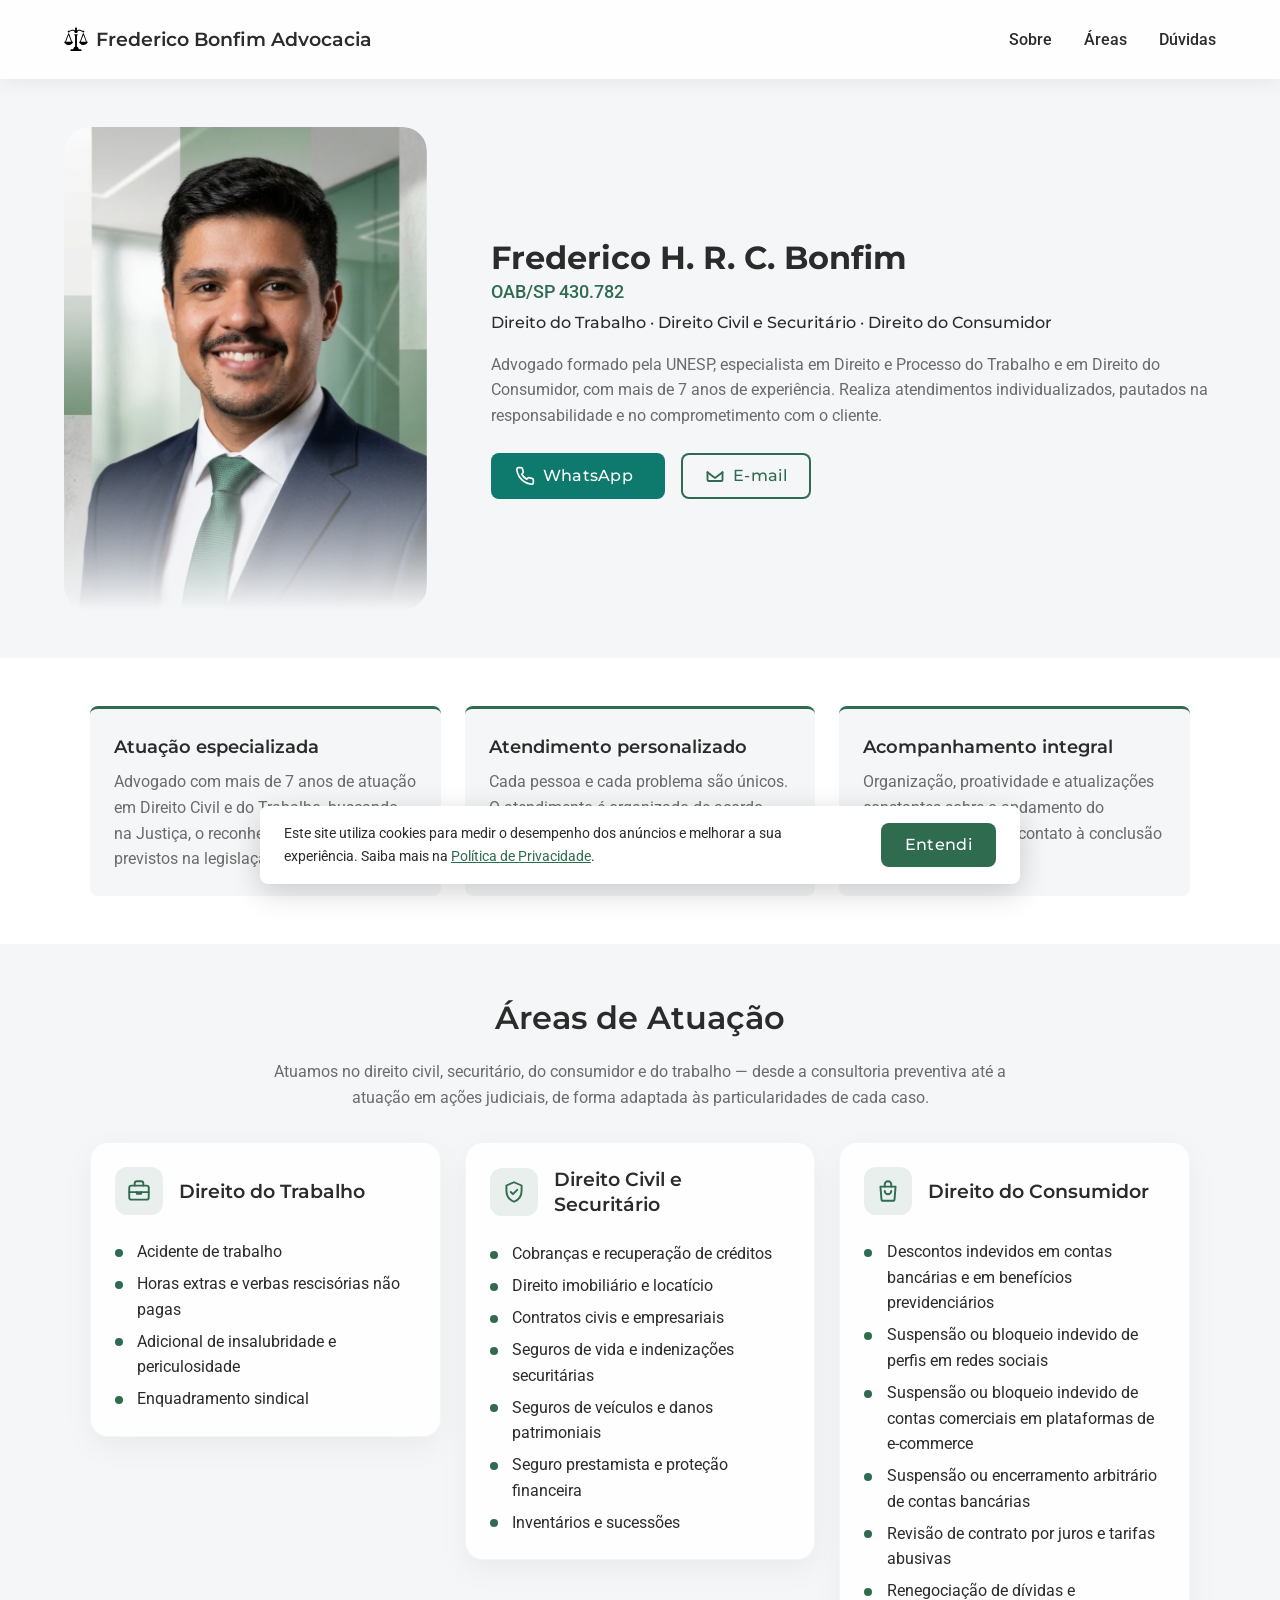
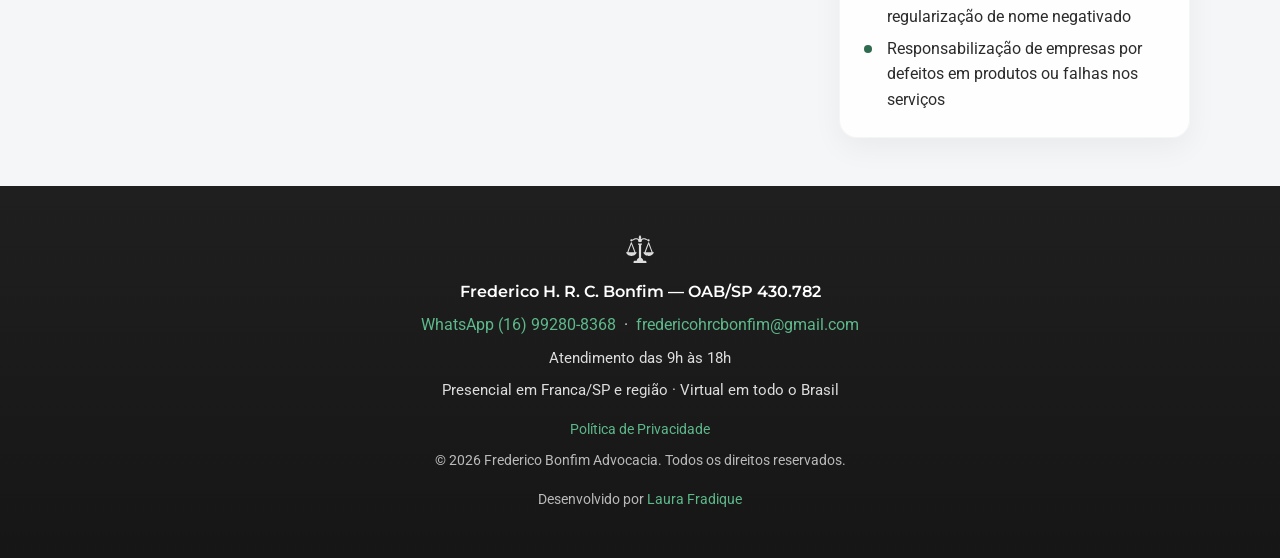
<file: index.html>
<!DOCTYPE html>
<html lang="pt-BR">
<head>
    <!-- Google tag (gtag.js) -->
    <script async src="https://www.googletagmanager.com/gtag/js?id=AW-18174941352"></script>
    <script>
        window.dataLayer = window.dataLayer || [];
        function gtag(){dataLayer.push(arguments);}
        gtag('js', new Date());
        gtag('config', 'AW-18174941352');
    </script>
    <!-- Marca que o JS está ativo (animações só escondem conteúdo se o JS rodar) -->
    <script>document.documentElement.classList.add('js');</script>
    <meta charset="UTF-8">
    <meta name="viewport" content="width=device-width, initial-scale=1.0">
    <title>Frederico Bonfim Advocacia</title>
    <link rel="icon" type="image/svg+xml" href="assets/icons/balanca.svg">
    <meta name="description" content="Frederico Bonfim Advocacia — Direito do Trabalho, Civil e Securitário e do Consumidor. OAB/SP 430.782. Atendimento presencial em Franca/SP e região e virtual em todo o Brasil.">
    <meta name="author" content="Laura Fradique">
    <meta name="theme-color" content="#2E6B4F">
    <!-- Open Graph básico -->
    <meta property="og:title" content="Frederico Bonfim Advocacia">
    <meta property="og:description" content="Direito do Trabalho, Direito Civil e Securitário e Direito do Consumidor. Atendimento presencial em Franca/SP e região e virtual em todo o Brasil.">
    <meta property="og:type" content="website">
    <meta property="og:locale" content="pt_BR">
    <!-- Google Fonts -->
    <link rel="preconnect" href="https://fonts.googleapis.com">
    <link rel="preconnect" href="https://fonts.gstatic.com" crossorigin>
    <link href="https://fonts.googleapis.com/css2?family=Montserrat:wght@400;500;600;700&family=Roboto:wght@300;400&display=swap" rel="stylesheet">
    <!-- CSS -->
    <link rel="stylesheet" href="css/styles.css">
</head>
<body>
    <a href="#conteudo" class="skip-link">Pular para o conteúdo</a>

    <!-- Header -->
    <header class="header">
        <div class="container">
            <div class="header__logo">
                <img src="assets/icons/balanca.svg" alt="" class="header__icon">
                <span class="header__name">Frederico Bonfim Advocacia</span>
            </div>
            <button type="button" class="btn btn--primary header__menu-toggle" aria-expanded="false" aria-controls="mobile-menu" aria-label="Abrir menu">
                <span class="header__menu-icon"></span>
            </button>
            <nav class="header__nav header__nav--desktop" aria-label="Menu principal">
                <ul class="header__nav-list">
                    <li><a href="#sobre" class="header__nav-link">Sobre</a></li>
                    <li><a href="#areas" class="header__nav-link">Áreas</a></li>
                    <li><a href="duvidas.html" class="header__nav-link">Dúvidas</a></li>
                </ul>
            </nav>
        </div>
        <nav class="header__nav header__nav--mobile" id="mobile-menu" aria-label="Menu principal" aria-hidden="true">
            <ul class="header__nav-list header__nav-list--mobile">
                <li><a href="#sobre" class="header__nav-link">Sobre</a></li>
                <li><a href="#areas" class="header__nav-link">Áreas</a></li>
                <li><a href="duvidas.html" class="header__nav-link">Dúvidas</a></li>
            </ul>
        </nav>
    </header>

    <main id="conteudo" tabindex="-1">
    <!-- Hero / Sobre Mim -->
    <section id="sobre" class="hero">
        <div class="container">
            <div class="hero__content">
                <div class="hero__image">
                    <picture>
                        <source srcset="assets/images/frederico-bonfim.webp" type="image/webp">
                        <img src="assets/images/frederico-bonfim.png" alt="Frederico Bonfim, advogado" width="768" height="980" fetchpriority="high">
                    </picture>
                </div>
                <div class="hero__text">
                    <h1 class="hero__title">Frederico H. R. C. Bonfim</h1>
                    <p class="hero__subtitle">OAB/SP 430.782</p>
                    <p class="hero__areas">Direito do Trabalho · Direito Civil e Securitário · Direito do Consumidor</p>
                    <p class="hero__description">Advogado formado pela UNESP, especialista em Direito e Processo do Trabalho e em Direito do Consumidor, com mais de 7 anos de experiência. Realiza atendimentos individualizados, pautados na responsabilidade e no comprometimento com o cliente.</p>
                    <div class="hero__actions">
                        <a href="https://wa.me/5516992808368?text=Ol%C3%A1!%20Encontrei%20seu%20site%20e%20gostaria%20de%20agendar%20um%20hor%C3%A1rio%20para%20conversar%20sobre%20um%20atendimento." class="btn btn--whatsapp" target="_blank" rel="noopener">
                            <svg class="btn__icon" aria-hidden="true" viewBox="0 0 24 24" fill="none" stroke="currentColor" stroke-width="2" stroke-linecap="round" stroke-linejoin="round"><path d="M22 16.92v3a2 2 0 0 1-2.18 2 19.79 19.79 0 0 1-8.63-3.07 19.5 19.5 0 0 1-6-6 19.79 19.79 0 0 1-3.07-8.67A2 2 0 0 1 4.11 2h3a2 2 0 0 1 2 1.72 12.84 12.84 0 0 0 .7 2.81 2 2 0 0 1-.45 2.11L8.09 9.91a16 16 0 0 0 6 6l1.27-1.27a2 2 0 0 1 2.11-.45 12.84 12.84 0 0 0 2.81.7A2 2 0 0 1 22 16.92z"/></svg>
                            WhatsApp<span class="sr-only"> (abre em nova aba)</span>
                        </a>
                        <a href="mailto:fredericohrcbonfim@gmail.com" class="btn btn--email">
                            <svg class="btn__icon" aria-hidden="true" viewBox="0 0 32 32" fill="none" stroke="currentColor" stroke-width="3" stroke-linecap="round" stroke-linejoin="round"><path d="M4 10v12c0 1.1.9 2 2 2h20c1.1 0 2-.9 2-2V10"/><path d="M4 10l12 9 12-9"/></svg>
                            E-mail
                        </a>
                    </div>
                </div>
            </div>
        </div>
    </section>

    <!-- Como atuamos -->
    <section id="atuacao" class="atuacao" aria-label="Como atuamos">
        <div class="container">
            <div class="atuacao__grid">
                <div class="atuacao__item reveal">
                    <h3 class="atuacao__title">Atuação especializada</h3>
                    <p class="atuacao__text">Advogado com mais de 7 anos de atuação em Direito Civil e do Trabalho, buscando, na Justiça, o reconhecimento dos direitos previstos na legislação.</p>
                </div>
                <div class="atuacao__item reveal">
                    <h3 class="atuacao__title">Atendimento personalizado</h3>
                    <p class="atuacao__text">Cada pessoa e cada problema são únicos. O atendimento é organizado de acordo com os interesses reais de cada cliente.</p>
                </div>
                <div class="atuacao__item reveal">
                    <h3 class="atuacao__title">Acompanhamento integral</h3>
                    <p class="atuacao__text">Organização, proatividade e atualizações constantes sobre o andamento do processo, do primeiro contato à conclusão do caso.</p>
                </div>
            </div>
        </div>
    </section>

    <!-- Áreas de Atuação -->
    <section id="areas" class="areas" aria-labelledby="areas-title">
        <div class="container">
            <h2 id="areas-title" class="section-title">Áreas de Atuação</h2>
            <p class="section-description">Atuamos no direito civil, securitário, do consumidor e do trabalho — desde a consultoria preventiva até a atuação em ações judiciais, de forma adaptada às particularidades de cada caso.</p>
            <div class="areas__grid">
                <article class="card areas__card reveal">
                    <div class="card__icon">
                        <img src="assets/icons/area-trabalho.svg" alt="">
                    </div>
                    <h3 class="card__title">Direito do Trabalho</h3>
                    <ul class="card__topics">
                        <li>Acidente de trabalho</li>
                        <li>Horas extras e verbas rescisórias não pagas</li>
                        <li>Adicional de insalubridade e periculosidade</li>
                        <li>Enquadramento sindical</li>
                    </ul>
                </article>
                <article class="card areas__card reveal">
                    <div class="card__icon">
                        <img src="assets/icons/area-civil-securitario.svg" alt="">
                    </div>
                    <h3 class="card__title">Direito Civil e Securitário</h3>
                    <ul class="card__topics">
                        <li>Cobranças e recuperação de créditos</li>
                        <li>Direito imobiliário e locatício</li>
                        <li>Contratos civis e empresariais</li>
                        <li>Seguros de vida e indenizações securitárias</li>
                        <li>Seguros de veículos e danos patrimoniais</li>
                        <li>Seguro prestamista e proteção financeira</li>
                        <li>Inventários e sucessões</li>
                    </ul>
                </article>
                <article class="card areas__card reveal">
                    <div class="card__icon">
                        <img src="assets/icons/area-consumidor.svg" alt="">
                    </div>
                    <h3 class="card__title">Direito do Consumidor</h3>
                    <ul class="card__topics">
                        <li>Descontos indevidos em contas bancárias e em benefícios previdenciários</li>
                        <li>Suspensão ou bloqueio indevido de perfis em redes sociais</li>
                        <li>Suspensão ou bloqueio indevido de contas comerciais em plataformas de e-commerce</li>
                        <li>Suspensão ou encerramento arbitrário de contas bancárias</li>
                        <li>Revisão de contrato por juros e tarifas abusivas</li>
                        <li>Renegociação de dívidas e regularização de nome negativado</li>
                        <li>Responsabilização de empresas por defeitos em produtos ou falhas nos serviços</li>
                    </ul>
                </article>
            </div>
        </div>
    </section>

    </main>

    <!-- Atalho flutuante para WhatsApp (somente mobile) -->
    <a href="https://wa.me/5516992808368?text=Ol%C3%A1!%20Encontrei%20seu%20site%20e%20gostaria%20de%20agendar%20um%20hor%C3%A1rio%20para%20conversar%20sobre%20um%20atendimento." class="whatsapp-float" target="_blank" rel="noopener" aria-label="Falar pelo WhatsApp (abre em nova aba)">
        <svg aria-hidden="true" viewBox="0 0 24 24" fill="none" stroke="currentColor" stroke-width="2" stroke-linecap="round" stroke-linejoin="round"><path d="M22 16.92v3a2 2 0 0 1-2.18 2 19.79 19.79 0 0 1-8.63-3.07 19.5 19.5 0 0 1-6-6 19.79 19.79 0 0 1-3.07-8.67A2 2 0 0 1 4.11 2h3a2 2 0 0 1 2 1.72 12.84 12.84 0 0 0 .7 2.81 2 2 0 0 1-.45 2.11L8.09 9.91a16 16 0 0 0 6 6l1.27-1.27a2 2 0 0 1 2.11-.45 12.84 12.84 0 0 0 2.81.7A2 2 0 0 1 22 16.92z"/></svg>
    </a>

    <!-- Rodapé -->
    <footer class="footer">
        <div class="container">
            <img src="assets/icons/balanca.svg" alt="" class="footer__icon">
            <p class="footer__name">Frederico H. R. C. Bonfim — OAB/SP 430.782</p>
            <p class="footer__contact">
                <a href="https://wa.me/5516992808368" target="_blank" rel="noopener">WhatsApp (16) 99280-8368<span class="sr-only"> (abre em nova aba)</span></a>
                <span aria-hidden="true">·</span>
                <a href="mailto:fredericohrcbonfim@gmail.com">fredericohrcbonfim@gmail.com</a>
            </p>
            <p class="footer__info">Atendimento das 9h às 18h</p>
            <p class="footer__info">Presencial em Franca/SP e região · Virtual em todo o Brasil</p>
            <p class="footer__links"><a href="politica-de-privacidade.html">Política de Privacidade</a></p>
            <p class="footer__copy">&copy; <span data-ano-atual>2026</span> Frederico Bonfim Advocacia. Todos os direitos reservados.</p>
            <p class="footer__credit">Desenvolvido por <a href="https://br.linkedin.com/in/laura-fradique-8b818320b" target="_blank" rel="noopener">Laura Fradique<span class="sr-only"> (abre em nova aba)</span></a></p>
        </div>
    </footer>

    <!-- JavaScript -->
    <script src="js/script.js"></script>
</body>
</html>
</file>
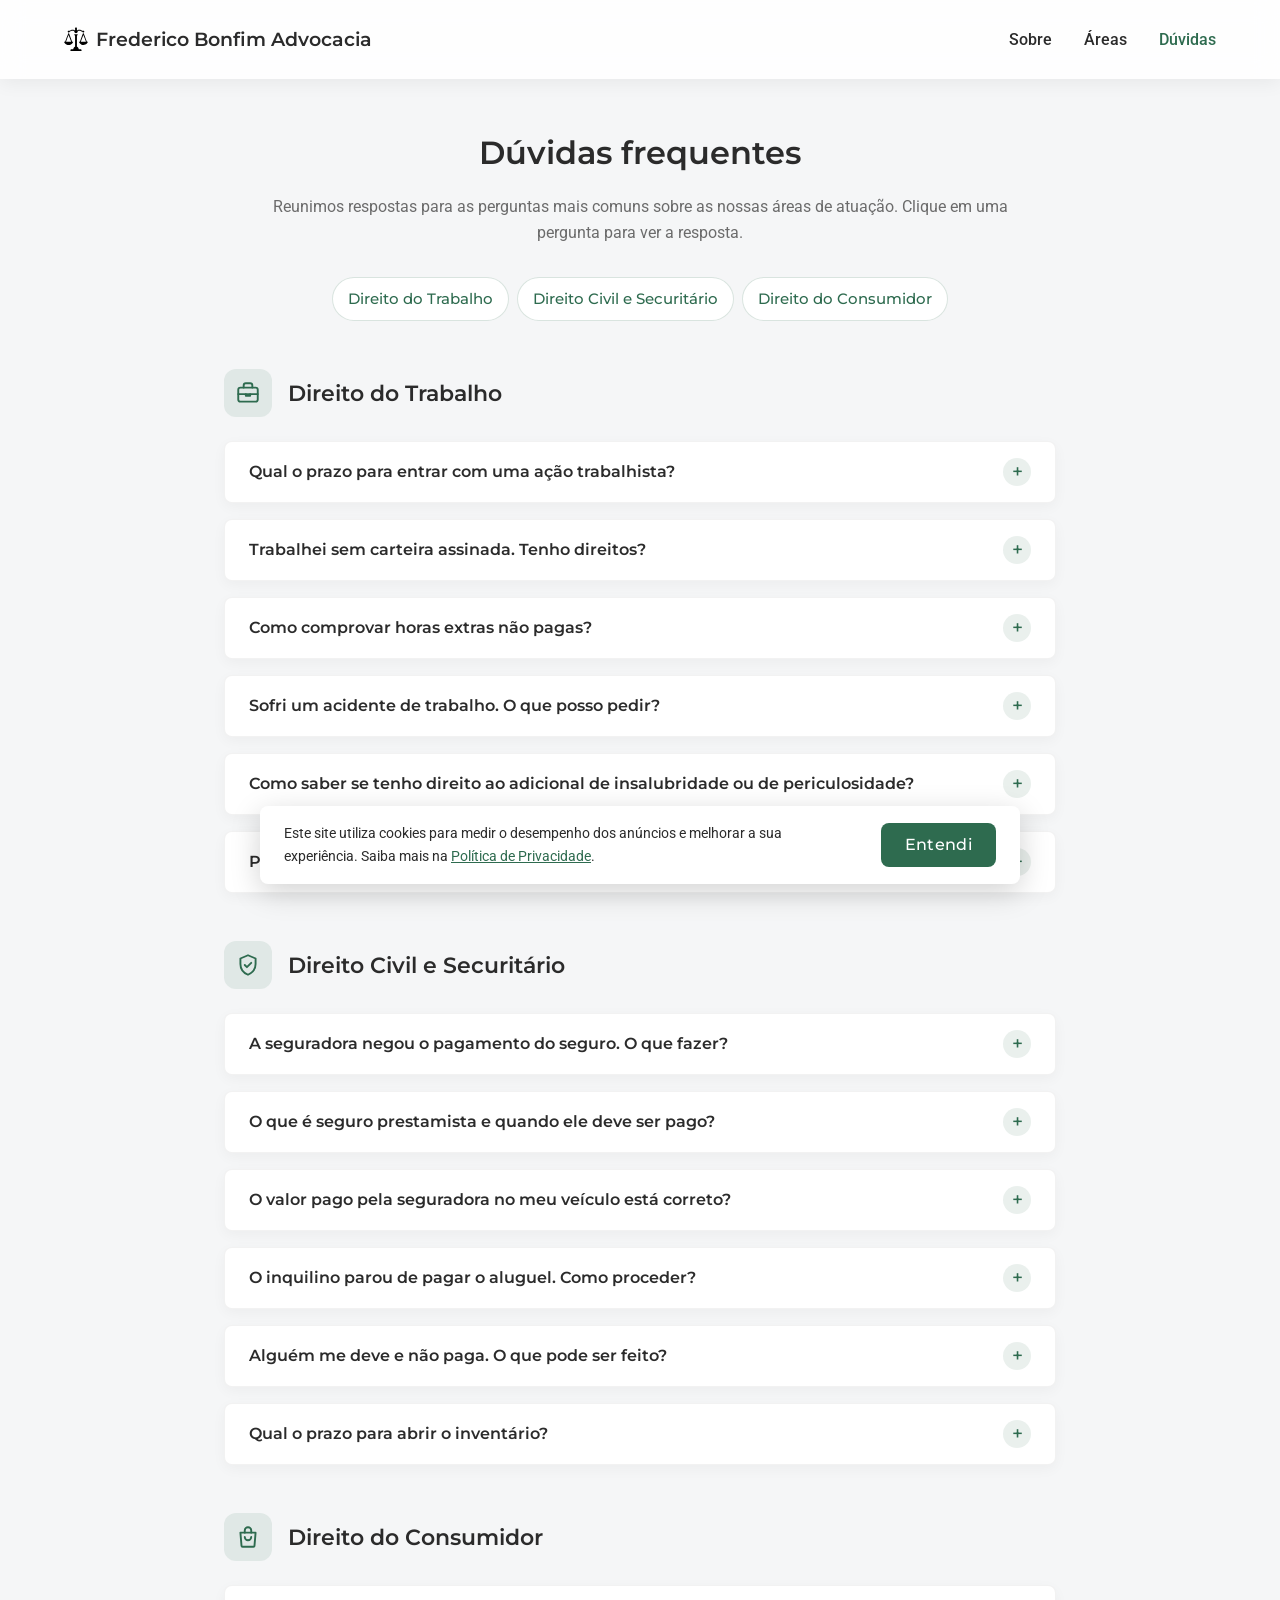
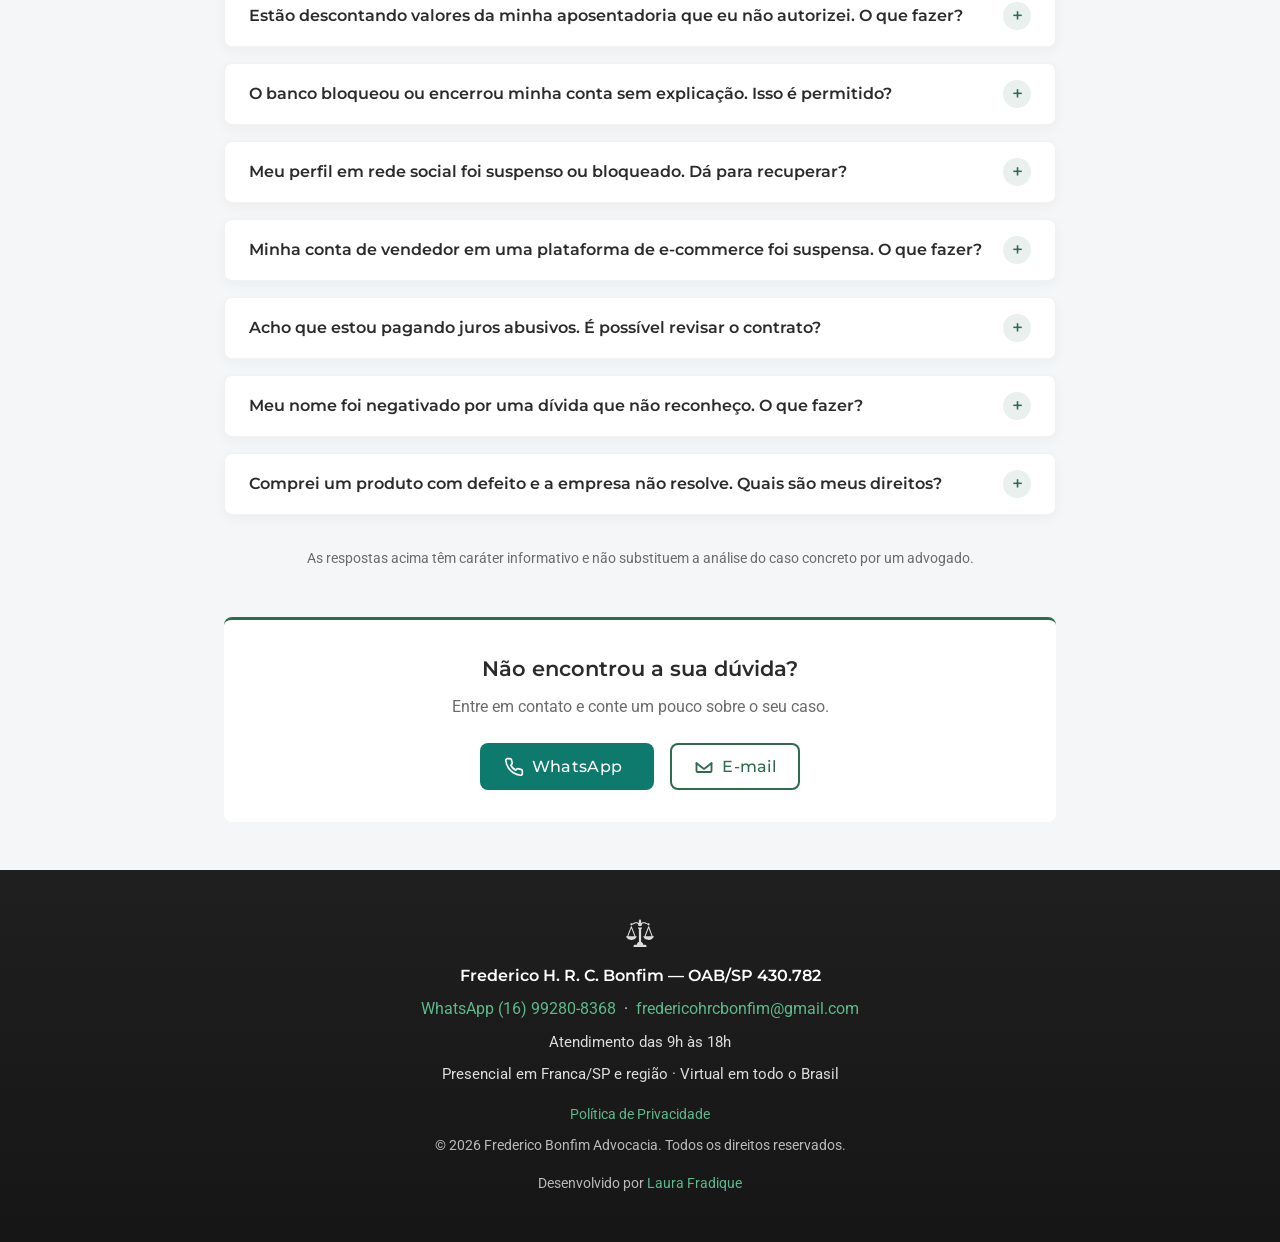
<file: duvidas.html>
<!DOCTYPE html>
<html lang="pt-BR">
<head>
    <!-- Google tag (gtag.js) -->
    <script async src="https://www.googletagmanager.com/gtag/js?id=AW-18174941352"></script>
    <script>
        window.dataLayer = window.dataLayer || [];
        function gtag(){dataLayer.push(arguments);}
        gtag('js', new Date());
        gtag('config', 'AW-18174941352');
    </script>
    <!-- Marca que o JS está ativo (animações só escondem conteúdo se o JS rodar) -->
    <script>document.documentElement.classList.add('js');</script>
    <meta charset="UTF-8">
    <meta name="viewport" content="width=device-width, initial-scale=1.0">
    <title>Dúvidas frequentes | Frederico Bonfim Advocacia</title>
    <link rel="icon" type="image/svg+xml" href="assets/icons/balanca.svg">
    <meta name="description" content="Respostas para dúvidas frequentes sobre Direito do Trabalho, Direito Civil e Securitário e Direito do Consumidor. Frederico Bonfim Advocacia, OAB/SP 430.782.">
    <meta name="author" content="Laura Fradique">
    <meta name="theme-color" content="#2E6B4F">
    <!-- Open Graph básico -->
    <meta property="og:title" content="Dúvidas frequentes | Frederico Bonfim Advocacia">
    <meta property="og:description" content="Respostas para dúvidas frequentes sobre Direito do Trabalho, Direito Civil e Securitário e Direito do Consumidor.">
    <meta property="og:type" content="website">
    <meta property="og:locale" content="pt_BR">
    <!-- Google Fonts -->
    <link rel="preconnect" href="https://fonts.googleapis.com">
    <link rel="preconnect" href="https://fonts.gstatic.com" crossorigin>
    <link href="https://fonts.googleapis.com/css2?family=Montserrat:wght@400;500;600;700&family=Roboto:wght@300;400&display=swap" rel="stylesheet">
    <!-- CSS -->
    <link rel="stylesheet" href="css/styles.css">
</head>
<body>
    <a href="#conteudo" class="skip-link">Pular para o conteúdo</a>

    <!-- Header -->
    <header class="header">
        <div class="container">
            <a href="index.html" class="header__logo">
                <img src="assets/icons/balanca.svg" alt="" class="header__icon">
                <span class="header__name">Frederico Bonfim Advocacia</span>
            </a>
            <button type="button" class="btn btn--primary header__menu-toggle" aria-expanded="false" aria-controls="mobile-menu" aria-label="Abrir menu">
                <span class="header__menu-icon"></span>
            </button>
            <nav class="header__nav header__nav--desktop" aria-label="Menu principal">
                <ul class="header__nav-list">
                    <li><a href="index.html#sobre" class="header__nav-link">Sobre</a></li>
                    <li><a href="index.html#areas" class="header__nav-link">Áreas</a></li>
                    <li><a href="duvidas.html" class="header__nav-link" aria-current="page">Dúvidas</a></li>
                </ul>
            </nav>
        </div>
        <nav class="header__nav header__nav--mobile" id="mobile-menu" aria-label="Menu principal" aria-hidden="true">
            <ul class="header__nav-list header__nav-list--mobile">
                <li><a href="index.html#sobre" class="header__nav-link">Sobre</a></li>
                <li><a href="index.html#areas" class="header__nav-link">Áreas</a></li>
                <li><a href="duvidas.html" class="header__nav-link" aria-current="page">Dúvidas</a></li>
            </ul>
        </nav>
    </header>

    <main id="conteudo" tabindex="-1">
    <!--
        COMO EDITAR AS DÚVIDAS
        - Cada pergunta é um bloco <details class="faq__item" id="...">.
        - O id vira o link direto da pergunta (ex.: duvidas.html#trabalho-prazo) — use em anúncios do Google Ads.
          Use letras minúsculas, sem acento e sem espaço; não repita ids e evite mudar ids já usados em anúncios.
        - Para nova pergunta: copie um bloco <details> inteiro dentro do grupo da área e altere id, pergunta e resposta.
        - Os dados estruturados para o Google (FAQPage) são gerados automaticamente a partir destes blocos.
        - Respostas aprovadas pelo advogado em 29/10/2026. Novas perguntas ou alterações precisam passar pela aprovação dele.
    -->
    <section class="faq" aria-labelledby="faq-title">
        <div class="container faq__content">
            <h1 id="faq-title" class="section-title">Dúvidas frequentes</h1>
            <p class="section-description">Reunimos respostas para as perguntas mais comuns sobre as nossas áreas de atuação. Clique em uma pergunta para ver a resposta.</p>

            <nav class="faq__nav" aria-label="Áreas das dúvidas">
                <a href="#duvidas-trabalho" class="faq__nav-link">Direito do Trabalho</a>
                <a href="#duvidas-civil" class="faq__nav-link">Direito Civil e Securitário</a>
                <a href="#duvidas-consumidor" class="faq__nav-link">Direito do Consumidor</a>
            </nav>

            <!-- Direito do Trabalho -->
            <div class="faq__group" id="duvidas-trabalho">
                <div class="faq__group-header">
                    <div class="faq__group-icon"><img src="assets/icons/area-trabalho.svg" alt=""></div>
                    <h2 class="faq__group-title">Direito do Trabalho</h2>
                </div>
                <div class="faq__list">
                    <details class="faq__item" id="trabalho-prazo">
                        <summary class="faq__question">Qual o prazo para entrar com uma ação trabalhista?</summary>
                        <div class="faq__answer">
                            <p>Em regra, o trabalhador tem até 2 anos após o fim do contrato de trabalho para entrar com a ação, podendo cobrar direitos referentes aos últimos 5 anos, contados da data em que a ação é proposta. Por isso, é importante buscar orientação o quanto antes.</p>
                        </div>
                    </details>
                    <details class="faq__item" id="trabalho-sem-carteira">
                        <summary class="faq__question">Trabalhei sem carteira assinada. Tenho direitos?</summary>
                        <div class="faq__answer">
                            <p>Sim. Quando o trabalho é prestado de forma pessoal, habitual, com subordinação e mediante pagamento, é possível pedir na Justiça o reconhecimento do vínculo de emprego e o pagamento das verbas correspondentes, como férias, 13º salário, FGTS e verbas rescisórias.</p>
                            <p>Mensagens, comprovantes de pagamento e testemunhas ajudam a demonstrar a relação de trabalho.</p>
                        </div>
                    </details>
                    <details class="faq__item" id="trabalho-horas-extras">
                        <summary class="faq__question">Como comprovar horas extras não pagas?</summary>
                        <div class="faq__answer">
                            <p>Os cartões de ponto são a principal prova, mas também podem ser usados mensagens, e-mails, registros de acesso a sistemas e o depoimento de testemunhas. Empresas com mais de 20 empregados são obrigadas a manter controle de jornada.</p>
                        </div>
                    </details>
                    <details class="faq__item" id="trabalho-acidente">
                        <summary class="faq__question">Sofri um acidente de trabalho. O que posso pedir?</summary>
                        <div class="faq__answer">
                            <p>Dependendo do caso, é possível pedir indenização por danos materiais (como despesas médicas e redução da capacidade de trabalho), morais e estéticos. O empregado afastado pelo INSS em razão de acidente de trabalho também tem, em regra, estabilidade de 12 meses após o retorno.</p>
                            <p>Guarde atestados, exames e a CAT (Comunicação de Acidente de Trabalho).</p>
                        </div>
                    </details>
                    <details class="faq__item" id="trabalho-insalubridade">
                        <summary class="faq__question">Como saber se tenho direito ao adicional de insalubridade ou de periculosidade?</summary>
                        <div class="faq__answer">
                            <p>O direito depende das condições do ambiente de trabalho: exposição a ruído, calor, agentes químicos ou biológicos (insalubridade), ou a inflamáveis, explosivos, eletricidade e outras situações de risco (periculosidade). Em processos judiciais, essa avaliação normalmente é feita por perícia técnica.</p>
                        </div>
                    </details>
                    <details class="faq__item" id="trabalho-rescisao-indireta">
                        <summary class="faq__question">Posso processar a empresa enquanto ainda trabalho nela?</summary>
                        <div class="faq__answer">
                            <p>Sim. Além disso, quando a empresa descumpre obrigações graves do contrato — como atrasar salários com frequência ou não depositar o FGTS —, é possível pedir a rescisão indireta, que funciona como uma "justa causa" aplicada ao empregador e garante as verbas de uma demissão sem justa causa.</p>
                        </div>
                    </details>
                </div>
            </div>

            <!-- Direito Civil e Securitário -->
            <div class="faq__group" id="duvidas-civil">
                <div class="faq__group-header">
                    <div class="faq__group-icon"><img src="assets/icons/area-civil-securitario.svg" alt=""></div>
                    <h2 class="faq__group-title">Direito Civil e Securitário</h2>
                </div>
                <div class="faq__list">
                    <details class="faq__item" id="seguro-negativa">
                        <summary class="faq__question">A seguradora negou o pagamento do seguro. O que fazer?</summary>
                        <div class="faq__answer">
                            <p>Peça a negativa por escrito, com o motivo, e reúna a apólice, as condições gerais do seguro e os documentos do sinistro. Muitas negativas se baseiam em interpretações de cláusulas que podem ser questionadas, inclusive na Justiça.</p>
                            <p>Atenção: os prazos para cobrar a seguradora são curtos, por isso é importante buscar orientação rapidamente.</p>
                        </div>
                    </details>
                    <details class="faq__item" id="seguro-prestamista">
                        <summary class="faq__question">O que é seguro prestamista e quando ele deve ser pago?</summary>
                        <div class="faq__answer">
                            <p>É o seguro contratado junto com empréstimos e financiamentos para quitar o saldo devedor em situações como morte ou invalidez do contratante, conforme previsto na apólice. Se o evento coberto ocorreu e a dívida continua sendo cobrada do segurado ou da família, é possível exigir o cumprimento do contrato.</p>
                        </div>
                    </details>
                    <details class="faq__item" id="seguro-veiculo">
                        <summary class="faq__question">O valor pago pela seguradora no meu veículo está correto?</summary>
                        <div class="faq__answer">
                            <p>A indenização deve seguir o que foi contratado na apólice. Divergências sobre o valor pago, sobre a caracterização de perda total ou atrasos no pagamento podem ser analisadas e, se for o caso, discutidas judicialmente.</p>
                        </div>
                    </details>
                    <details class="faq__item" id="locacao-inadimplencia">
                        <summary class="faq__question">O inquilino parou de pagar o aluguel. Como proceder?</summary>
                        <div class="faq__answer">
                            <p>O primeiro passo costuma ser uma notificação formal para pagamento. Persistindo a inadimplência, é possível ajuizar ação de despejo por falta de pagamento, que pode ser acompanhada da cobrança dos aluguéis e encargos em atraso.</p>
                        </div>
                    </details>
                    <details class="faq__item" id="cobranca-credito">
                        <summary class="faq__question">Alguém me deve e não paga. O que pode ser feito?</summary>
                        <div class="faq__answer">
                            <p>É possível começar pela cobrança extrajudicial, com notificação e tentativa de acordo. Sem solução, cabem medidas judiciais, cuja escolha depende dos documentos que comprovam a dívida, como contratos, cheques, notas promissórias, mensagens e comprovantes de transferência.</p>
                        </div>
                    </details>
                    <details class="faq__item" id="inventario-prazo">
                        <summary class="faq__question">Qual o prazo para abrir o inventário?</summary>
                        <div class="faq__answer">
                            <p>O inventário deve ser aberto em até 2 meses a contar do falecimento. O atraso pode gerar multa sobre o imposto de transmissão (ITCMD), conforme a legislação de cada estado.</p>
                            <p>Quando todos os herdeiros estão de acordo, o inventário pode, em regra, ser feito em cartório, de forma mais rápida.</p>
                        </div>
                    </details>
                </div>
            </div>

            <!-- Direito do Consumidor -->
            <div class="faq__group" id="duvidas-consumidor">
                <div class="faq__group-header">
                    <div class="faq__group-icon"><img src="assets/icons/area-consumidor.svg" alt=""></div>
                    <h2 class="faq__group-title">Direito do Consumidor</h2>
                </div>
                <div class="faq__list">
                    <details class="faq__item" id="consumidor-desconto-beneficio">
                        <summary class="faq__question">Estão descontando valores da minha aposentadoria que eu não autorizei. O que fazer?</summary>
                        <div class="faq__answer">
                            <p>Verifique no extrato do benefício, pelo aplicativo ou site Meu INSS, a origem dos descontos, como empréstimos consignados, cartões ou mensalidades de associações. Descontos não autorizados podem ser contestados, com pedido de restituição dos valores — em determinadas situações, em dobro — e, conforme o caso, indenização por danos morais.</p>
                        </div>
                    </details>
                    <details class="faq__item" id="consumidor-conta-bancaria">
                        <summary class="faq__question">O banco bloqueou ou encerrou minha conta sem explicação. Isso é permitido?</summary>
                        <div class="faq__answer">
                            <p>O banco deve informar o motivo e respeitar as regras de comunicação prévia para o encerramento da conta. Bloqueios e encerramentos arbitrários, que impedem o acesso ao dinheiro sem justificativa, podem ser questionados judicialmente, inclusive com pedido de urgência para liberação dos valores.</p>
                        </div>
                    </details>
                    <details class="faq__item" id="consumidor-rede-social">
                        <summary class="faq__question">Meu perfil em rede social foi suspenso ou bloqueado. Dá para recuperar?</summary>
                        <div class="faq__answer">
                            <p>Quando a suspensão ocorre sem justificativa clara ou sem oportunidade de defesa, é possível pedir a reativação do perfil na Justiça, especialmente quando ele é usado para trabalho ou vendas. Em alguns casos, também cabe indenização pelos prejuízos causados.</p>
                        </div>
                    </details>
                    <details class="faq__item" id="consumidor-ecommerce">
                        <summary class="faq__question">Minha conta de vendedor em uma plataforma de e-commerce foi suspensa. O que fazer?</summary>
                        <div class="faq__answer">
                            <p>Reúna as comunicações da plataforma, o histórico de vendas e os comprovantes de saldo retido. Suspensões sem motivo claro e retenções indevidas de valores podem ser contestadas judicialmente, com pedido de reativação da conta, liberação do saldo e, conforme o caso, indenização pelos prejuízos.</p>
                        </div>
                    </details>
                    <details class="faq__item" id="consumidor-juros-abusivos">
                        <summary class="faq__question">Acho que estou pagando juros abusivos. É possível revisar o contrato?</summary>
                        <div class="faq__answer">
                            <p>Sim. Contratos de empréstimo, financiamento e cartão de crédito podem ser analisados para verificar se os juros estão muito acima da média de mercado divulgada pelo Banco Central ou se há tarifas indevidas. Nesses casos, é possível pedir a revisão do contrato e a devolução do que foi cobrado a mais.</p>
                        </div>
                    </details>
                    <details class="faq__item" id="consumidor-nome-negativado">
                        <summary class="faq__question">Meu nome foi negativado por uma dívida que não reconheço. O que fazer?</summary>
                        <div class="faq__answer">
                            <p>A inclusão indevida em cadastros de inadimplentes pode ser contestada, com pedido de retirada do nome e, conforme o caso, indenização por danos morais. Se a dívida existe, também é possível buscar a renegociação e a regularização do nome.</p>
                        </div>
                    </details>
                    <details class="faq__item" id="consumidor-produto-defeito">
                        <summary class="faq__question">Comprei um produto com defeito e a empresa não resolve. Quais são meus direitos?</summary>
                        <div class="faq__answer">
                            <p>Se o defeito não for resolvido em até 30 dias, o consumidor pode escolher entre a troca do produto, a devolução do valor pago ou o abatimento proporcional do preço. Falhas na prestação de serviços também podem gerar responsabilidade da empresa pelos danos causados.</p>
                        </div>
                    </details>
                </div>
            </div>

            <p class="faq__disclaimer">As respostas acima têm caráter informativo e não substituem a análise do caso concreto por um advogado.</p>

            <!-- Chamada para contato -->
            <div class="faq__cta">
                <h2 class="faq__cta-title">Não encontrou a sua dúvida?</h2>
                <p class="faq__cta-text">Entre em contato e conte um pouco sobre o seu caso.</p>
                <div class="faq__cta-actions">
                    <a href="https://wa.me/5516992808368?text=Ol%C3%A1!%20Encontrei%20seu%20site%20e%20gostaria%20de%20agendar%20um%20hor%C3%A1rio%20para%20conversar%20sobre%20um%20atendimento." class="btn btn--whatsapp" target="_blank" rel="noopener">
                        <svg class="btn__icon" aria-hidden="true" viewBox="0 0 24 24" fill="none" stroke="currentColor" stroke-width="2" stroke-linecap="round" stroke-linejoin="round"><path d="M22 16.92v3a2 2 0 0 1-2.18 2 19.79 19.79 0 0 1-8.63-3.07 19.5 19.5 0 0 1-6-6 19.79 19.79 0 0 1-3.07-8.67A2 2 0 0 1 4.11 2h3a2 2 0 0 1 2 1.72 12.84 12.84 0 0 0 .7 2.81 2 2 0 0 1-.45 2.11L8.09 9.91a16 16 0 0 0 6 6l1.27-1.27a2 2 0 0 1 2.11-.45 12.84 12.84 0 0 0 2.81.7A2 2 0 0 1 22 16.92z"/></svg>
                        WhatsApp<span class="sr-only"> (abre em nova aba)</span>
                    </a>
                    <a href="mailto:fredericohrcbonfim@gmail.com" class="btn btn--email">
                        <svg class="btn__icon" aria-hidden="true" viewBox="0 0 32 32" fill="none" stroke="currentColor" stroke-width="3" stroke-linecap="round" stroke-linejoin="round"><path d="M4 10v12c0 1.1.9 2 2 2h20c1.1 0 2-.9 2-2V10"/><path d="M4 10l12 9 12-9"/></svg>
                        E-mail
                    </a>
                </div>
            </div>
        </div>
    </section>
    </main>

    <!-- Atalho flutuante para WhatsApp (somente mobile) -->
    <a href="https://wa.me/5516992808368?text=Ol%C3%A1!%20Encontrei%20seu%20site%20e%20gostaria%20de%20agendar%20um%20hor%C3%A1rio%20para%20conversar%20sobre%20um%20atendimento." class="whatsapp-float" target="_blank" rel="noopener" aria-label="Falar pelo WhatsApp (abre em nova aba)">
        <svg aria-hidden="true" viewBox="0 0 24 24" fill="none" stroke="currentColor" stroke-width="2" stroke-linecap="round" stroke-linejoin="round"><path d="M22 16.92v3a2 2 0 0 1-2.18 2 19.79 19.79 0 0 1-8.63-3.07 19.5 19.5 0 0 1-6-6 19.79 19.79 0 0 1-3.07-8.67A2 2 0 0 1 4.11 2h3a2 2 0 0 1 2 1.72 12.84 12.84 0 0 0 .7 2.81 2 2 0 0 1-.45 2.11L8.09 9.91a16 16 0 0 0 6 6l1.27-1.27a2 2 0 0 1 2.11-.45 12.84 12.84 0 0 0 2.81.7A2 2 0 0 1 22 16.92z"/></svg>
    </a>

    <!-- Rodapé -->
    <footer class="footer">
        <div class="container">
            <img src="assets/icons/balanca.svg" alt="" class="footer__icon">
            <p class="footer__name">Frederico H. R. C. Bonfim — OAB/SP 430.782</p>
            <p class="footer__contact">
                <a href="https://wa.me/5516992808368" target="_blank" rel="noopener">WhatsApp (16) 99280-8368<span class="sr-only"> (abre em nova aba)</span></a>
                <span aria-hidden="true">·</span>
                <a href="mailto:fredericohrcbonfim@gmail.com">fredericohrcbonfim@gmail.com</a>
            </p>
            <p class="footer__info">Atendimento das 9h às 18h</p>
            <p class="footer__info">Presencial em Franca/SP e região · Virtual em todo o Brasil</p>
            <p class="footer__links"><a href="politica-de-privacidade.html">Política de Privacidade</a></p>
            <p class="footer__copy">&copy; <span data-ano-atual>2026</span> Frederico Bonfim Advocacia. Todos os direitos reservados.</p>
            <p class="footer__credit">Desenvolvido por <a href="https://br.linkedin.com/in/laura-fradique-8b818320b" target="_blank" rel="noopener">Laura Fradique<span class="sr-only"> (abre em nova aba)</span></a></p>
        </div>
    </footer>

    <!-- JavaScript -->
    <script src="js/script.js"></script>
</body>
</html>
</file>
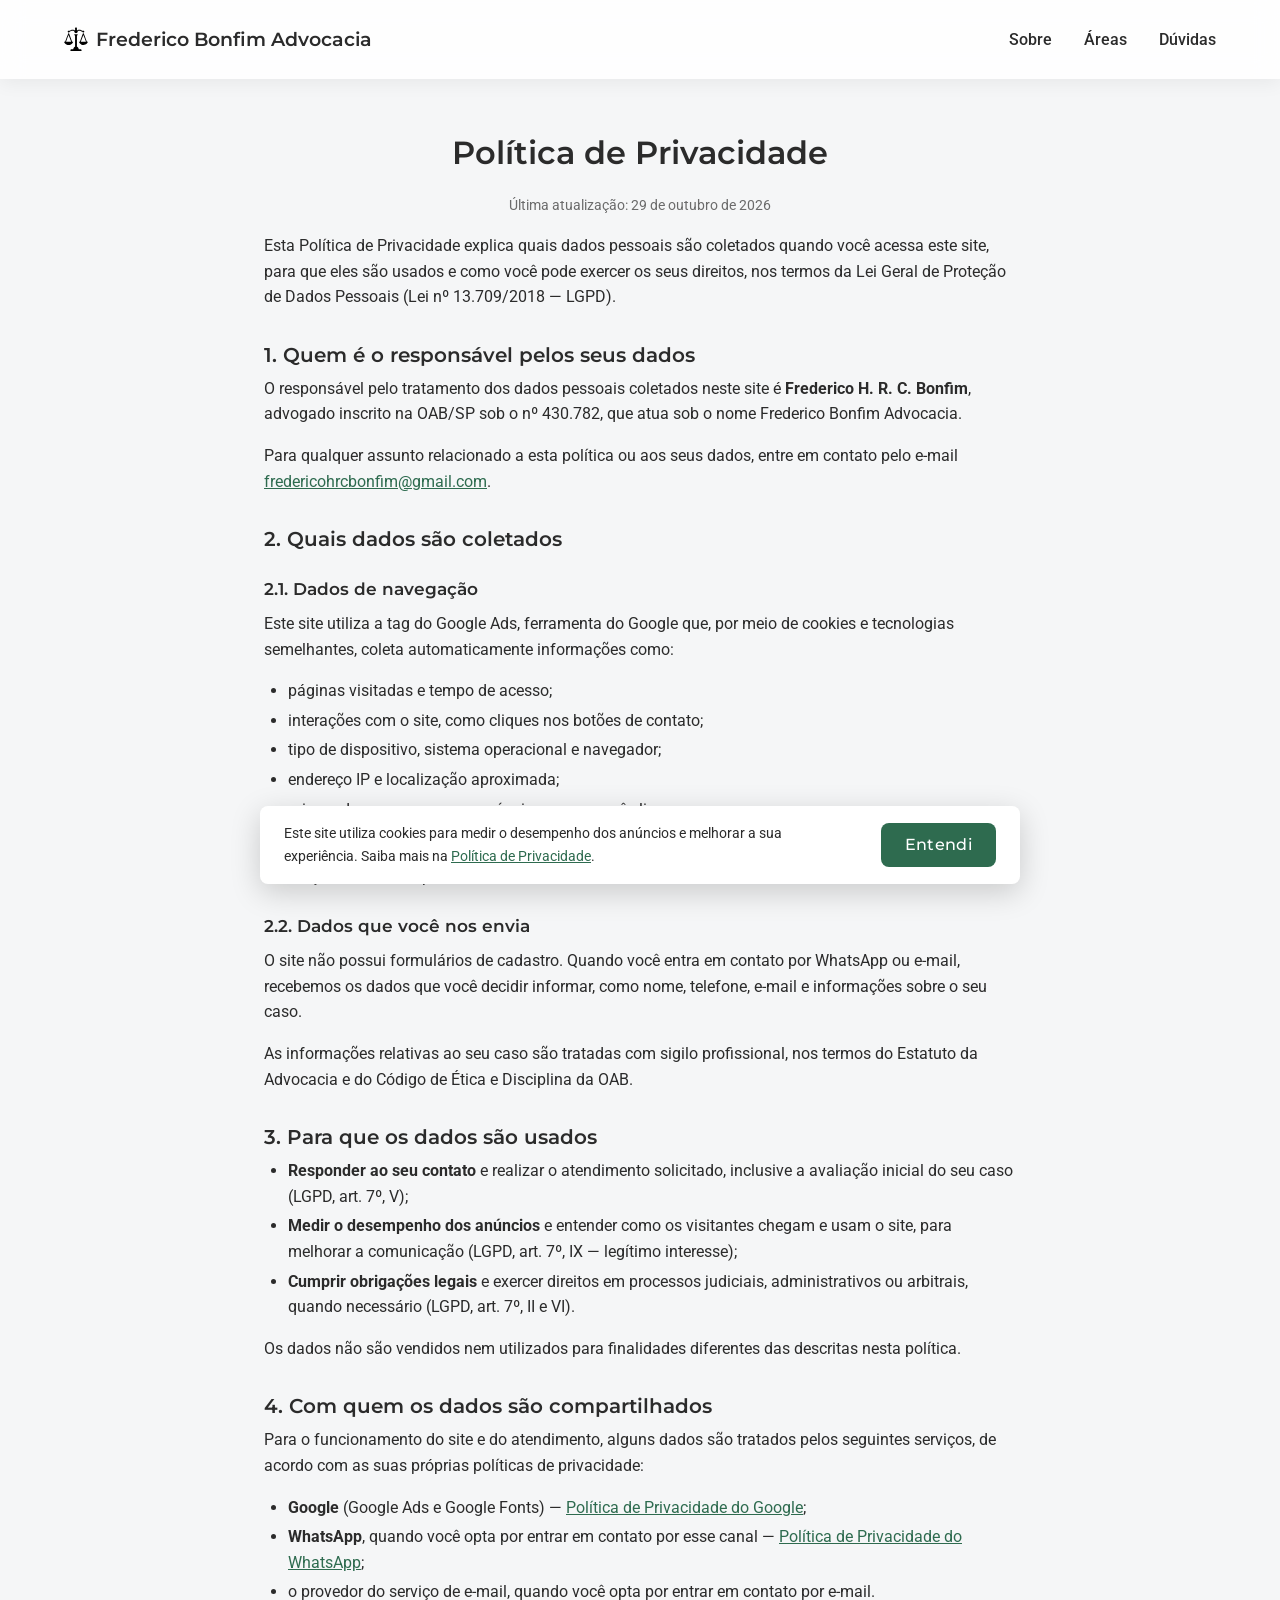
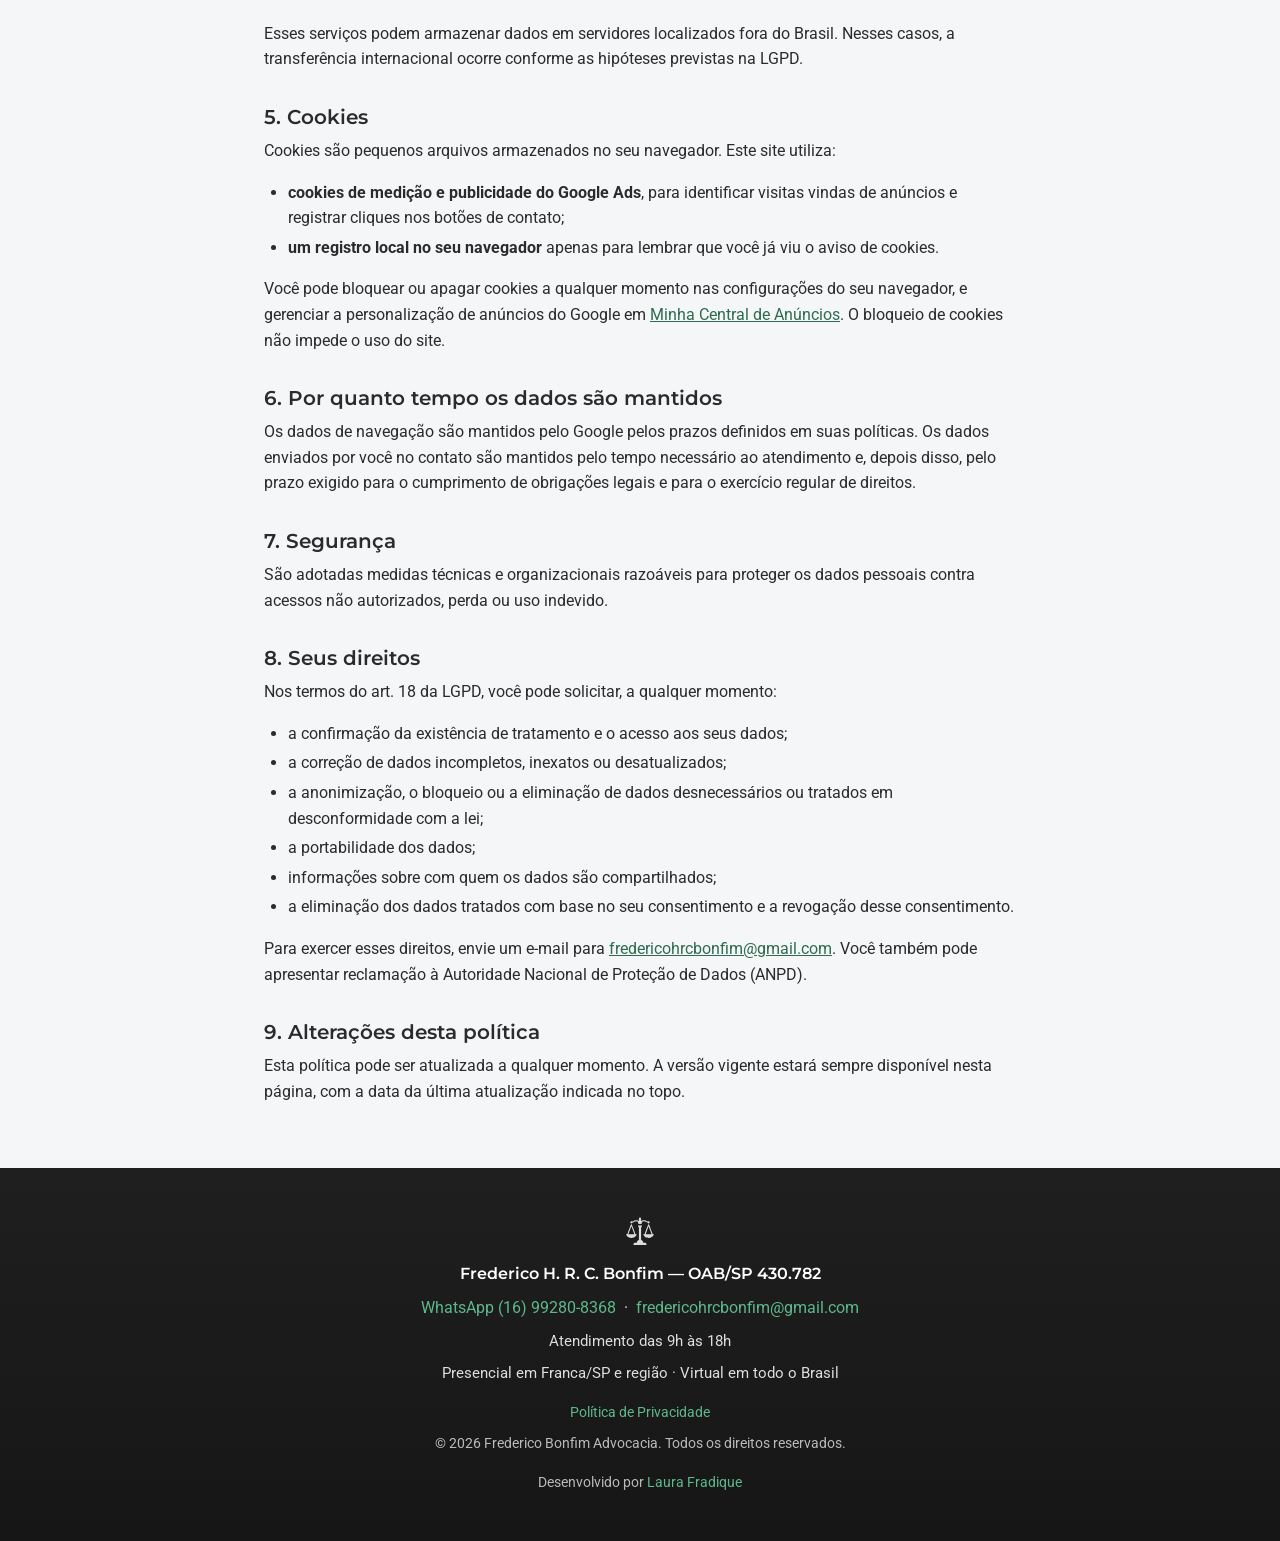
<file: politica-de-privacidade.html>
<!DOCTYPE html>
<html lang="pt-BR">
<head>
    <!-- Google tag (gtag.js) -->
    <script async src="https://www.googletagmanager.com/gtag/js?id=AW-18174941352"></script>
    <script>
        window.dataLayer = window.dataLayer || [];
        function gtag(){dataLayer.push(arguments);}
        gtag('js', new Date());
        gtag('config', 'AW-18174941352');
    </script>
    <!-- Marca que o JS está ativo (animações só escondem conteúdo se o JS rodar) -->
    <script>document.documentElement.classList.add('js');</script>
    <meta charset="UTF-8">
    <meta name="viewport" content="width=device-width, initial-scale=1.0">
    <title>Política de Privacidade | Frederico Bonfim Advocacia</title>
    <link rel="icon" type="image/svg+xml" href="assets/icons/balanca.svg">
    <meta name="description" content="Política de Privacidade do site de Frederico Bonfim Advocacia: quais dados são coletados, como são usados e como exercer seus direitos pela LGPD.">
    <meta name="author" content="Laura Fradique">
    <meta name="theme-color" content="#2E6B4F">
    <!-- Google Fonts -->
    <link rel="preconnect" href="https://fonts.googleapis.com">
    <link rel="preconnect" href="https://fonts.gstatic.com" crossorigin>
    <link href="https://fonts.googleapis.com/css2?family=Montserrat:wght@400;500;600;700&family=Roboto:wght@300;400&display=swap" rel="stylesheet">
    <!-- CSS -->
    <link rel="stylesheet" href="css/styles.css">
</head>
<body>
    <a href="#conteudo" class="skip-link">Pular para o conteúdo</a>

    <!-- Header -->
    <header class="header">
        <div class="container">
            <a href="index.html" class="header__logo">
                <img src="assets/icons/balanca.svg" alt="" class="header__icon">
                <span class="header__name">Frederico Bonfim Advocacia</span>
            </a>
            <button type="button" class="btn btn--primary header__menu-toggle" aria-expanded="false" aria-controls="mobile-menu" aria-label="Abrir menu">
                <span class="header__menu-icon"></span>
            </button>
            <nav class="header__nav header__nav--desktop" aria-label="Menu principal">
                <ul class="header__nav-list">
                    <li><a href="index.html#sobre" class="header__nav-link">Sobre</a></li>
                    <li><a href="index.html#areas" class="header__nav-link">Áreas</a></li>
                    <li><a href="duvidas.html" class="header__nav-link">Dúvidas</a></li>
                </ul>
            </nav>
        </div>
        <nav class="header__nav header__nav--mobile" id="mobile-menu" aria-label="Menu principal" aria-hidden="true">
            <ul class="header__nav-list header__nav-list--mobile">
                <li><a href="index.html#sobre" class="header__nav-link">Sobre</a></li>
                <li><a href="index.html#areas" class="header__nav-link">Áreas</a></li>
                <li><a href="duvidas.html" class="header__nav-link">Dúvidas</a></li>
            </ul>
        </nav>
    </header>

    <main id="conteudo" tabindex="-1">
    <!-- Texto pendente de revisão e aprovação do advogado. Ao alterar, atualize a data de "Última atualização". -->
    <section class="legal" aria-labelledby="legal-title">
        <div class="container legal__content">
            <h1 id="legal-title" class="section-title">Política de Privacidade</h1>
            <p class="legal__updated">Última atualização: 29 de outubro de 2026</p>

            <p>Esta Política de Privacidade explica quais dados pessoais são coletados quando você acessa este site, para que eles são usados e como você pode exercer os seus direitos, nos termos da Lei Geral de Proteção de Dados Pessoais (Lei nº 13.709/2018 — LGPD).</p>

            <h2>1. Quem é o responsável pelos seus dados</h2>
            <p>O responsável pelo tratamento dos dados pessoais coletados neste site é <strong>Frederico H. R. C. Bonfim</strong>, advogado inscrito na OAB/SP sob o nº 430.782, que atua sob o nome Frederico Bonfim Advocacia.</p>
            <p>Para qualquer assunto relacionado a esta política ou aos seus dados, entre em contato pelo e-mail <a href="mailto:fredericohrcbonfim@gmail.com">fredericohrcbonfim@gmail.com</a>.</p>

            <h2>2. Quais dados são coletados</h2>
            <h3>2.1. Dados de navegação</h3>
            <p>Este site utiliza a tag do Google Ads, ferramenta do Google que, por meio de cookies e tecnologias semelhantes, coleta automaticamente informações como:</p>
            <ul>
                <li>páginas visitadas e tempo de acesso;</li>
                <li>interações com o site, como cliques nos botões de contato;</li>
                <li>tipo de dispositivo, sistema operacional e navegador;</li>
                <li>endereço IP e localização aproximada;</li>
                <li>origem do acesso, como o anúncio em que você clicou.</li>
            </ul>
            <p>As fontes de texto do site são carregadas pelo serviço Google Fonts, o que também envia ao Google o endereço IP do seu dispositivo.</p>

            <h3>2.2. Dados que você nos envia</h3>
            <p>O site não possui formulários de cadastro. Quando você entra em contato por WhatsApp ou e-mail, recebemos os dados que você decidir informar, como nome, telefone, e-mail e informações sobre o seu caso.</p>
            <p>As informações relativas ao seu caso são tratadas com sigilo profissional, nos termos do Estatuto da Advocacia e do Código de Ética e Disciplina da OAB.</p>

            <h2>3. Para que os dados são usados</h2>
            <ul>
                <li><strong>Responder ao seu contato</strong> e realizar o atendimento solicitado, inclusive a avaliação inicial do seu caso (LGPD, art. 7º, V);</li>
                <li><strong>Medir o desempenho dos anúncios</strong> e entender como os visitantes chegam e usam o site, para melhorar a comunicação (LGPD, art. 7º, IX — legítimo interesse);</li>
                <li><strong>Cumprir obrigações legais</strong> e exercer direitos em processos judiciais, administrativos ou arbitrais, quando necessário (LGPD, art. 7º, II e VI).</li>
            </ul>
            <p>Os dados não são vendidos nem utilizados para finalidades diferentes das descritas nesta política.</p>

            <h2>4. Com quem os dados são compartilhados</h2>
            <p>Para o funcionamento do site e do atendimento, alguns dados são tratados pelos seguintes serviços, de acordo com as suas próprias políticas de privacidade:</p>
            <ul>
                <li><strong>Google</strong> (Google Ads e Google Fonts) — <a href="https://policies.google.com/privacy?hl=pt-BR" target="_blank" rel="noopener">Política de Privacidade do Google<span class="sr-only"> (abre em nova aba)</span></a>;</li>
                <li><strong>WhatsApp</strong>, quando você opta por entrar em contato por esse canal — <a href="https://www.whatsapp.com/legal/privacy-policy?lang=pt_BR" target="_blank" rel="noopener">Política de Privacidade do WhatsApp<span class="sr-only"> (abre em nova aba)</span></a>;</li>
                <li>o provedor do serviço de e-mail, quando você opta por entrar em contato por e-mail.</li>
            </ul>
            <p>Esses serviços podem armazenar dados em servidores localizados fora do Brasil. Nesses casos, a transferência internacional ocorre conforme as hipóteses previstas na LGPD.</p>

            <h2>5. Cookies</h2>
            <p>Cookies são pequenos arquivos armazenados no seu navegador. Este site utiliza:</p>
            <ul>
                <li><strong>cookies de medição e publicidade do Google Ads</strong>, para identificar visitas vindas de anúncios e registrar cliques nos botões de contato;</li>
                <li><strong>um registro local no seu navegador</strong> apenas para lembrar que você já viu o aviso de cookies.</li>
            </ul>
            <p>Você pode bloquear ou apagar cookies a qualquer momento nas configurações do seu navegador, e gerenciar a personalização de anúncios do Google em <a href="https://myadcenter.google.com/" target="_blank" rel="noopener">Minha Central de Anúncios<span class="sr-only"> (abre em nova aba)</span></a>. O bloqueio de cookies não impede o uso do site.</p>

            <h2>6. Por quanto tempo os dados são mantidos</h2>
            <p>Os dados de navegação são mantidos pelo Google pelos prazos definidos em suas políticas. Os dados enviados por você no contato são mantidos pelo tempo necessário ao atendimento e, depois disso, pelo prazo exigido para o cumprimento de obrigações legais e para o exercício regular de direitos.</p>

            <h2>7. Segurança</h2>
            <p>São adotadas medidas técnicas e organizacionais razoáveis para proteger os dados pessoais contra acessos não autorizados, perda ou uso indevido.</p>

            <h2>8. Seus direitos</h2>
            <p>Nos termos do art. 18 da LGPD, você pode solicitar, a qualquer momento:</p>
            <ul>
                <li>a confirmação da existência de tratamento e o acesso aos seus dados;</li>
                <li>a correção de dados incompletos, inexatos ou desatualizados;</li>
                <li>a anonimização, o bloqueio ou a eliminação de dados desnecessários ou tratados em desconformidade com a lei;</li>
                <li>a portabilidade dos dados;</li>
                <li>informações sobre com quem os dados são compartilhados;</li>
                <li>a eliminação dos dados tratados com base no seu consentimento e a revogação desse consentimento.</li>
            </ul>
            <p>Para exercer esses direitos, envie um e-mail para <a href="mailto:fredericohrcbonfim@gmail.com">fredericohrcbonfim@gmail.com</a>. Você também pode apresentar reclamação à Autoridade Nacional de Proteção de Dados (ANPD).</p>

            <h2>9. Alterações desta política</h2>
            <p>Esta política pode ser atualizada a qualquer momento. A versão vigente estará sempre disponível nesta página, com a data da última atualização indicada no topo.</p>
        </div>
    </section>
    </main>

    <!-- Atalho flutuante para WhatsApp (somente mobile) -->
    <a href="https://wa.me/5516992808368?text=Ol%C3%A1!%20Encontrei%20seu%20site%20e%20gostaria%20de%20agendar%20um%20hor%C3%A1rio%20para%20conversar%20sobre%20um%20atendimento." class="whatsapp-float" target="_blank" rel="noopener" aria-label="Falar pelo WhatsApp (abre em nova aba)">
        <svg aria-hidden="true" viewBox="0 0 24 24" fill="none" stroke="currentColor" stroke-width="2" stroke-linecap="round" stroke-linejoin="round"><path d="M22 16.92v3a2 2 0 0 1-2.18 2 19.79 19.79 0 0 1-8.63-3.07 19.5 19.5 0 0 1-6-6 19.79 19.79 0 0 1-3.07-8.67A2 2 0 0 1 4.11 2h3a2 2 0 0 1 2 1.72 12.84 12.84 0 0 0 .7 2.81 2 2 0 0 1-.45 2.11L8.09 9.91a16 16 0 0 0 6 6l1.27-1.27a2 2 0 0 1 2.11-.45 12.84 12.84 0 0 0 2.81.7A2 2 0 0 1 22 16.92z"/></svg>
    </a>

    <!-- Rodapé -->
    <footer class="footer">
        <div class="container">
            <img src="assets/icons/balanca.svg" alt="" class="footer__icon">
            <p class="footer__name">Frederico H. R. C. Bonfim — OAB/SP 430.782</p>
            <p class="footer__contact">
                <a href="https://wa.me/5516992808368" target="_blank" rel="noopener">WhatsApp (16) 99280-8368<span class="sr-only"> (abre em nova aba)</span></a>
                <span aria-hidden="true">·</span>
                <a href="mailto:fredericohrcbonfim@gmail.com">fredericohrcbonfim@gmail.com</a>
            </p>
            <p class="footer__info">Atendimento das 9h às 18h</p>
            <p class="footer__info">Presencial em Franca/SP e região · Virtual em todo o Brasil</p>
            <p class="footer__links"><a href="politica-de-privacidade.html" aria-current="page">Política de Privacidade</a></p>
            <p class="footer__copy">&copy; <span data-ano-atual>2026</span> Frederico Bonfim Advocacia. Todos os direitos reservados.</p>
            <p class="footer__credit">Desenvolvido por <a href="https://br.linkedin.com/in/laura-fradique-8b818320b" target="_blank" rel="noopener">Laura Fradique<span class="sr-only"> (abre em nova aba)</span></a></p>
        </div>
    </footer>

    <!-- JavaScript -->
    <script src="js/script.js"></script>
</body>
</html>
</file>
<file: css/styles.css>
/* Reset e variáveis */
:root {
    --color-gray-dark: #2B2B2B;
    --color-gray-medium: #6B6B6B;
    --color-gray-light: #F5F6F7;
    --color-green: #2E6B4F;
    --color-green-dark: #1D4D38;
    --color-green-light: #5DB88A; /* links sobre fundo escuro (rodapé) */
    --color-green-tint: rgba(46, 107, 79, 0.18); /* brilhos e bordas suaves */
    --color-green-soft: rgba(46, 107, 79, 0.1); /* fundo dos ícones das áreas */
    --color-white: #FFFFFF;
    --color-whatsapp: #0E7A6D; /* contraste 5.2:1 com branco */
    --color-whatsapp-dark: #075E54;
    --color-footer: #1F1F1F;
    --color-footer-dark: #161616;
    --font-primary: 'Montserrat', sans-serif;
    --font-secondary: 'Roboto', sans-serif;
    --spacing-xs: 0.5rem;
    --spacing-sm: 1rem;
    --spacing-md: 1.5rem;
    --spacing-lg: 2rem;
    --spacing-xl: 3rem;
    --border-radius: 8px;
    --radius-lg: 18px;
    --radius-xl: 24px;
    --box-shadow: 0 4px 12px rgba(0, 0, 0, 0.1);
    --duration-fast: 150ms;
    --duration-base: 250ms;
    --duration-slow: 600ms;
}

* {
    margin: 0;
    padding: 0;
    box-sizing: border-box;
}

html {
    scroll-behavior: smooth;
    scroll-padding-top: 6.5rem; /* compensa o header sticky nas âncoras */
}

body {
    font-family: var(--font-secondary);
    color: var(--color-gray-dark);
    background-color: var(--color-gray-light);
    line-height: 1.6;
    -webkit-font-smoothing: antialiased;
}

img {
    max-width: 100%;
    height: auto;
}

main:focus {
    outline: none;
}

/* Utilitários de acessibilidade */
.sr-only {
    position: absolute;
    width: 1px;
    height: 1px;
    padding: 0;
    margin: -1px;
    overflow: hidden;
    clip: rect(0, 0, 0, 0);
    white-space: nowrap;
    border: 0;
}

.skip-link {
    position: absolute;
    top: var(--spacing-xs);
    left: var(--spacing-xs);
    z-index: 200;
    padding: var(--spacing-xs) var(--spacing-sm);
    background-color: var(--color-green);
    color: var(--color-white);
    font-family: var(--font-primary);
    border-radius: var(--border-radius);
    transform: translateY(-200%);
}

.skip-link:focus {
    transform: none;
}

/* Layout geral */
.container {
    max-width: 1200px;
    margin: 0 auto;
    padding: 0 var(--spacing-md);
}

/* Header */
.header {
    position: sticky;
    top: 0;
    background: rgba(255, 255, 255, 0.88);
    backdrop-filter: blur(12px);
    -webkit-backdrop-filter: blur(12px);
    box-shadow: 0 4px 18px rgba(0, 0, 0, 0.06);
    z-index: 100;
}

.header .container {
    display: flex;
    justify-content: space-between;
    align-items: center;
    padding: var(--spacing-md);
}

.header__logo {
    display: flex;
    align-items: center;
    font-family: var(--font-primary);
    font-weight: 600;
    font-size: 1.2rem;
    color: var(--color-gray-dark);
    text-decoration: none;
}

.header__icon {
    width: 24px;
    height: 24px;
    margin-right: var(--spacing-xs);
}

.header__nav-list {
    display: flex;
    list-style: none;
    gap: var(--spacing-lg);
}

.header__nav-link {
    text-decoration: none;
    color: var(--color-gray-dark);
    font-weight: 500;
    transition: color 0.3s;
}

.header__nav-link:hover,
.header__nav-link[aria-current="page"] {
    color: var(--color-green);
}

.header__nav-list--mobile {
    flex-direction: column;
    gap: 0.25rem;
}

.header__nav-list--mobile .header__nav-link {
    display: flex;
    align-items: center;
    min-height: 44px;
    padding: 0 var(--spacing-xs);
}

.header__menu-toggle {
    display: inline-flex;
    align-items: center;
    justify-content: center;
    width: 44px;
    height: 44px;
    padding: 0;
    background-color: var(--color-green);
    color: var(--color-white);
    border-radius: 14px;
    border: none;
    cursor: pointer;
    transition: transform 0.2s, box-shadow 0.2s, background-color 0.2s;
}

.header__menu-icon {
    display: block;
    position: relative;
    width: 20px;
    height: 2px;
    background-color: currentColor;
    transition: background-color var(--duration-fast) ease;
}

.header__menu-icon::before,
.header__menu-icon::after {
    content: '';
    position: absolute;
    left: 0;
    width: 20px;
    height: 2px;
    background-color: currentColor;
    transition: top var(--duration-base) ease, transform var(--duration-base) ease;
}

.header__menu-icon::before {
    top: -6px;
}

.header__menu-icon::after {
    top: 6px;
}

/* Ícone hambúrguer vira X quando o menu está aberto */
.header__menu-toggle[aria-expanded="true"] .header__menu-icon {
    background-color: transparent;
}

.header__menu-toggle[aria-expanded="true"] .header__menu-icon::before {
    top: 0;
    transform: rotate(45deg);
}

.header__menu-toggle[aria-expanded="true"] .header__menu-icon::after {
    top: 0;
    transform: rotate(-45deg);
}

.header__nav--desktop {
    display: none;
}

.header__nav--mobile {
    display: none;
    position: absolute;
    top: 100%;
    right: var(--spacing-md);
    left: var(--spacing-md);
    margin-top: var(--spacing-sm);
    padding: var(--spacing-sm);
    background-color: var(--color-white);
    border-radius: var(--border-radius);
    box-shadow: var(--box-shadow);
    z-index: 99;
}

.header__nav--open {
    display: block;
}

/* Hero */
.hero {
    padding: var(--spacing-xl) 0;
    background-color: transparent;
}

.hero__content {
    display: flex;
    flex-direction: column;
    gap: var(--spacing-lg);
}

.hero__image {
    display: flex;
    justify-content: center;
    margin: 0 auto;
    position: relative;
    overflow: hidden;
    max-width: 420px;
    border-radius: var(--radius-xl);
    background: transparent;
    box-shadow: 0 22px 60px rgba(0, 0, 0, 0.12);
}

.hero__image picture {
    display: block;
    width: 100%;
}

.hero__image img {
    width: 100%;
    display: block;
    border-radius: var(--radius-xl);
    object-fit: cover;
    box-shadow: none;
    mask-image: none;
    -webkit-mask-image: none;
}

/* Entrada suave da foto (desligada com prefers-reduced-motion) */
@keyframes hero-entrada {
    from {
        opacity: 0;
        transform: translateY(20px);
    }
    to {
        opacity: 1;
        transform: none;
    }
}

.js .hero__image img {
    animation: hero-entrada var(--duration-slow) ease 0.1s both;
}

.hero__title {
    font-family: var(--font-primary);
    font-size: 2rem;
    font-weight: 700;
    line-height: 1.25;
    color: var(--color-gray-dark);
}

.hero__subtitle {
    font-size: 1.1rem;
    color: var(--color-green);
    font-weight: 500;
}

.hero__areas {
    font-family: var(--font-primary);
    font-weight: 500;
    color: var(--color-gray-dark);
    margin-top: 0.25rem;
}

.hero__description {
    font-size: 1rem;
    color: var(--color-gray-medium);
    margin-top: var(--spacing-sm);
}

.hero__text {
    text-align: center;
}

.hero__actions {
    display: flex;
    flex-wrap: wrap;
    justify-content: center;
    gap: var(--spacing-sm);
    margin-top: var(--spacing-md);
}

/* Títulos de seção */
.section-title {
    font-family: var(--font-primary);
    font-size: 2rem;
    font-weight: 600;
    text-align: center;
    margin-bottom: var(--spacing-sm);
}

.section-description {
    max-width: 760px;
    margin: 0 auto var(--spacing-lg);
    text-align: center;
    color: var(--color-gray-medium);
}

/* Como atuamos */
.atuacao {
    padding: var(--spacing-xl) 0;
    background-color: var(--color-white);
}

.atuacao__grid {
    display: grid;
    grid-template-columns: 1fr;
    gap: var(--spacing-md);
    max-width: 1100px;
    margin: 0 auto;
}

.atuacao__item {
    padding: var(--spacing-md);
    background-color: var(--color-gray-light);
    border-top: 3px solid var(--color-green);
    border-radius: var(--border-radius);
}

.atuacao__title {
    font-family: var(--font-primary);
    font-size: 1.1rem;
    font-weight: 600;
    margin-bottom: var(--spacing-xs);
}

.atuacao__text {
    color: var(--color-gray-medium);
}

/* Áreas */
.areas {
    padding: var(--spacing-xl) 0;
    background-color: var(--color-gray-light);
}

.areas__grid {
    display: grid;
    grid-template-columns: 1fr;
    gap: var(--spacing-md);
    align-items: start;
    max-width: 1100px;
    margin: 0 auto;
}

.areas__card {
    background-color: rgba(255,255,255,0.9);
    padding: var(--spacing-md);
    border-radius: var(--radius-lg);
    border: 1px solid rgba(0,0,0,0.04);
    box-shadow: 0 10px 30px rgba(0,0,0,0.05);
    text-align: left;
    /* Ícone e título lado a lado; tópicos ocupam a largura toda abaixo */
    display: grid;
    grid-template-columns: auto 1fr;
    align-items: center;
    column-gap: var(--spacing-sm);
    transition: transform 0.35s ease, box-shadow 0.35s ease, border-color 0.35s ease;
}

.areas__card:hover,
.areas__card:focus-within {
    transform: translateY(-4px);
    box-shadow: 0 8px 40px rgba(0, 0, 0, 0.08);
    border-color: var(--color-green-tint);
}

.card__icon {
    display: flex;
    align-items: center;
    justify-content: center;
    width: 48px;
    height: 48px;
    border-radius: 12px;
    background-color: var(--color-green-soft);
}

.card__icon img {
    display: block;
    width: 26px;
    height: 26px;
}

.card__title {
    font-family: var(--font-primary);
    font-size: 1.2rem;
    font-weight: 600;
    line-height: 1.3;
}

.card__topics {
    grid-column: 1 / -1;
    list-style: none;
    display: grid;
    gap: 0.4rem;
    margin-top: var(--spacing-md);
}

.card__topics li {
    position: relative;
    padding-left: 1.4rem;
}

.card__topics li::before {
    content: '';
    position: absolute;
    left: 0;
    top: 0.6em;
    width: 8px;
    height: 8px;
    border-radius: 50%;
    background-color: var(--color-green);
}

/* Dúvidas frequentes (duvidas.html) */
.faq {
    padding: var(--spacing-xl) 0;
}

.faq__content {
    max-width: 880px;
}

.faq__nav {
    display: flex;
    flex-wrap: wrap;
    justify-content: center;
    gap: var(--spacing-xs);
    margin-bottom: var(--spacing-lg);
}

.faq__nav-link {
    display: inline-flex;
    align-items: center;
    min-height: 44px;
    padding: 0 var(--spacing-sm);
    border-radius: 999px;
    background-color: var(--color-white);
    box-shadow: inset 0 0 0 1px var(--color-green-tint);
    color: var(--color-green);
    font-family: var(--font-primary);
    font-weight: 500;
    font-size: 0.95rem;
    text-decoration: none;
    transition: background-color var(--duration-fast) ease, color var(--duration-fast) ease;
}

.faq__nav-link:hover {
    background-color: var(--color-green);
    color: var(--color-white);
}

.faq__group {
    margin-top: var(--spacing-xl);
}

.faq__group-header {
    display: flex;
    align-items: center;
    gap: var(--spacing-sm);
    margin-bottom: var(--spacing-md);
}

.faq__group-icon {
    display: flex;
    align-items: center;
    justify-content: center;
    flex-shrink: 0;
    width: 48px;
    height: 48px;
    border-radius: 12px;
    background-color: var(--color-green-soft);
}

.faq__group-icon img {
    display: block;
    width: 26px;
    height: 26px;
}

.faq__group-title {
    font-family: var(--font-primary);
    font-size: 1.4rem;
    font-weight: 600;
    line-height: 1.3;
}

.faq__list {
    display: grid;
    gap: var(--spacing-sm);
}

.faq__item {
    background-color: var(--color-white);
    border: 1px solid rgba(0,0,0,0.05);
    border-radius: var(--border-radius);
    box-shadow: 0 4px 14px rgba(0,0,0,0.04);
    transition: border-color var(--duration-fast) ease;
}

.faq__item[open] {
    border-color: var(--color-green-tint);
}

.faq__question {
    display: flex;
    justify-content: space-between;
    align-items: center;
    gap: var(--spacing-sm);
    min-height: 44px;
    padding: var(--spacing-sm) var(--spacing-md);
    font-family: var(--font-primary);
    font-weight: 600;
    line-height: 1.4;
    cursor: pointer;
    list-style: none;
}

.faq__question::-webkit-details-marker {
    display: none;
}

/* Sinal de + que vira − ao abrir */
.faq__question::after {
    content: '+';
    flex-shrink: 0;
    display: flex;
    align-items: center;
    justify-content: center;
    width: 28px;
    height: 28px;
    border-radius: 50%;
    background-color: var(--color-green-soft);
    color: var(--color-green);
    font-size: 1.2rem;
    font-weight: 500;
    line-height: 1;
}

.faq__item[open] .faq__question::after {
    content: '−';
}

.faq__question:hover {
    color: var(--color-green);
}

.faq__answer {
    padding: 0 var(--spacing-md) var(--spacing-md);
    color: var(--color-gray-medium);
}

.faq__answer p + p {
    margin-top: var(--spacing-xs);
}

.faq__disclaimer {
    margin-top: var(--spacing-lg);
    font-size: 0.875rem;
    color: var(--color-gray-medium);
    text-align: center;
}

.faq__cta {
    margin-top: var(--spacing-xl);
    padding: var(--spacing-lg) var(--spacing-md);
    background-color: var(--color-white);
    border-top: 3px solid var(--color-green);
    border-radius: var(--border-radius);
    text-align: center;
}

.faq__cta-title {
    font-family: var(--font-primary);
    font-size: 1.3rem;
    font-weight: 600;
}

.faq__cta-text {
    margin-top: var(--spacing-xs);
    color: var(--color-gray-medium);
}

.faq__cta-actions {
    display: flex;
    flex-wrap: wrap;
    justify-content: center;
    gap: var(--spacing-sm);
    margin-top: var(--spacing-md);
}

/* Política de Privacidade (politica-de-privacidade.html) */
.legal {
    padding: var(--spacing-xl) 0;
}

.legal__content {
    max-width: 800px;
}

.legal__updated {
    margin-bottom: var(--spacing-lg);
    text-align: center;
    font-size: 0.9rem;
    color: var(--color-gray-medium);
}

.legal__content h2 {
    margin: var(--spacing-lg) 0 var(--spacing-xs);
    font-family: var(--font-primary);
    font-size: 1.25rem;
    font-weight: 600;
    line-height: 1.3;
}

.legal__content h3 {
    margin: var(--spacing-md) 0 var(--spacing-xs);
    font-family: var(--font-primary);
    font-size: 1.05rem;
    font-weight: 600;
}

.legal__content p,
.legal__content ul {
    margin-bottom: var(--spacing-sm);
}

.legal__content ul {
    padding-left: var(--spacing-md);
}

.legal__content li + li {
    margin-top: 0.25rem;
}

.legal__content a {
    color: var(--color-green);
}

/* Aviso de cookies (criado pelo JS na primeira visita) */
.cookie-notice {
    position: fixed;
    left: var(--spacing-sm);
    right: var(--spacing-sm);
    bottom: calc(var(--spacing-sm) + env(safe-area-inset-bottom));
    z-index: 95; /* acima do WhatsApp flutuante, abaixo do header */
    display: flex;
    flex-wrap: wrap;
    align-items: center;
    justify-content: center;
    gap: var(--spacing-xs) var(--spacing-md);
    max-width: 760px;
    margin: 0 auto;
    padding: var(--spacing-sm) var(--spacing-md);
    background-color: var(--color-white);
    border-radius: var(--border-radius);
    box-shadow: 0 8px 30px rgba(0, 0, 0, 0.18);
    font-size: 0.9rem;
}

.cookie-notice__text {
    flex: 1 1 280px;
    color: var(--color-gray-dark);
}

.cookie-notice__text a {
    color: var(--color-green);
}

.cookie-notice__button {
    flex-shrink: 0;
}

/* Atalho flutuante de WhatsApp (exibido só no mobile) */
.whatsapp-float {
    display: none;
}

/* Footer */
.footer {
    padding: var(--spacing-xl) 0;
    background: linear-gradient(
        to bottom,
        var(--color-footer),
        var(--color-footer-dark)
    );
    color: rgba(255,255,255,0.85);
    text-align: center;
    border-top: 1px solid rgba(255,255,255,0.04);
}

.footer .container {
    display: grid;
    gap: var(--spacing-xs);
    justify-items: center;
}

.footer a {
    color: var(--color-green-light);
    text-decoration: none;
}

.footer a:hover {
    text-decoration: underline;
}

.footer__icon {
    width: 28px;
    height: 28px;
    filter: invert(1); /* o SVG é preto; inverte para aparecer no fundo escuro */
    opacity: 0.85;
    margin-bottom: var(--spacing-xs);
}

.footer__name {
    font-family: var(--font-primary);
    font-weight: 600;
    color: var(--color-white);
}

.footer__contact {
    display: flex;
    flex-wrap: wrap;
    justify-content: center;
    gap: 0.25rem var(--spacing-xs);
}

.footer__info {
    font-size: 0.95rem;
}

.footer__links {
    margin-top: var(--spacing-xs);
    font-size: 0.9rem;
}

.footer__copy,
.footer__credit {
    font-size: 0.875rem;
    color: rgba(255,255,255,0.7);
}

.footer__credit {
    margin-top: var(--spacing-xs);
}

/* Botões */
.btn {
    display: inline-flex;
    align-items: center;
    justify-content: center;
    gap: var(--spacing-xs);
    min-height: 44px;
    padding: 0.65rem var(--spacing-md);
    border: none;
    border-radius: var(--border-radius);
    font-family: var(--font-primary);
    font-weight: 500;
    font-size: 1rem;
    text-decoration: none;
    cursor: pointer;
    transition: transform 0.2s, box-shadow 0.2s, background-color 0.2s, color 0.2s;
    letter-spacing: 0.3px;
}

.btn:hover {
    transform: translateY(-2px);
}

.btn:active {
    transform: none;
}

.btn--primary {
    background-color: var(--color-green);
    color: var(--color-white);
}

.btn--primary:hover {
    background-color: var(--color-green-dark);
    box-shadow: 0 10px 22px rgba(46,107,79,0.22);
}

.btn--secondary,
.btn--email {
    background-color: transparent;
    color: var(--color-green);
    box-shadow: inset 0 0 0 2px var(--color-green);
}

.btn--secondary:hover,
.btn--email:hover {
    background-color: var(--color-green);
    color: var(--color-white);
}

.btn--whatsapp {
    background-color: var(--color-whatsapp);
    color: var(--color-white);
}

.btn--whatsapp:hover {
    background-color: var(--color-whatsapp-dark);
    box-shadow: 0 10px 22px rgba(7,94,84,0.22);
}

.btn__icon {
    width: 20px;
    height: 20px;
    flex-shrink: 0;
}

/* Reveal animação (só esconde se o JS estiver ativo) */
.js .reveal {
    opacity: 0;
    transform: translateY(20px);
    transition: opacity var(--duration-slow) ease, transform var(--duration-slow) ease;
}

.js .reveal.is-visible {
    opacity: 1;
    transform: translateY(0);
}

/* Responsividade */
@media (max-width: 767.98px) {
    html {
        scroll-padding-top: 4.5rem;
    }

    .header {
        box-shadow: 0 2px 10px rgba(0, 0, 0, 0.08);
    }

    .header .container {
        padding: 0 18px;
        min-height: 60px;
        justify-content: space-between;
        align-items: center;
        gap: 12px;
    }

    .header__logo {
        flex: 1 1 auto;
        min-width: 0;
        gap: 0.4rem;
        font-size: 0.98rem;
        line-height: 1.1;
        white-space: nowrap;
        overflow: hidden;
    }

    .header__logo .header__icon {
        width: 20px;
        height: 20px;
        margin-right: 0.35rem;
    }

    .header__logo .header__name {
        display: inline-block;
        max-width: calc(100% - 30px);
        white-space: nowrap;
        overflow: hidden;
        text-overflow: ellipsis;
    }

    .header__nav--desktop {
        display: none;
    }

    .header__menu-toggle {
        padding: 0; /* sobrepõe o padding de .btn */
        border-radius: 10px;
        box-shadow: none;
    }

    .header__menu-toggle:hover {
        transform: none;
    }

    .hero {
        padding-top: 0;
    }

    .hero__content {
        gap: 1.25rem;
    }

    .hero__image {
        width: 100vw;
        position: relative;
        margin-left: calc(50% - 50vw);
        overflow: hidden;
        max-width: none;
        border-radius: 0;
        box-shadow: none;
        background: transparent;
    }

    /* Foto mais baixa para o contato aparecer na primeira tela */
    .hero__image img {
        width: 100%;
        height: min(40vh, 360px);
        object-fit: cover;
        object-position: center 15%;
        display: block;
        border-radius: 0;
        box-shadow: none;
    }

    .hero__image::after {
        content: '';
        position: absolute;
        left: 0;
        right: 0;
        bottom: 0;
        height: 80px;
        background: linear-gradient(
            to bottom,
            rgba(245,246,247,0) 0%,
            rgba(245,246,247,1) 100%
        );
        pointer-events: none;
    }

    .hero__title {
        font-size: 1.75rem;
    }

    /* No mobile os botões de contato vêm antes da biografia */
    .hero__text {
        display: flex;
        flex-direction: column;
    }

    .hero__description {
        order: 1;
        margin-top: var(--spacing-md);
    }

    .hero__actions {
        flex-direction: column;
        margin-top: var(--spacing-md);
    }

    .hero__actions .btn,
    .faq__cta-actions .btn {
        width: 100%;
        min-height: 48px;
    }

    .faq__cta-actions {
        flex-direction: column;
    }

    .faq__question {
        padding: var(--spacing-sm);
    }

    .faq__answer {
        padding: 0 var(--spacing-sm) var(--spacing-sm);
    }

    .faq__group-title {
        font-size: 1.2rem;
    }

    .section-title {
        font-size: 1.75rem;
    }

    .whatsapp-float {
        display: flex;
        align-items: center;
        justify-content: center;
        position: fixed;
        right: 16px;
        bottom: calc(16px + env(safe-area-inset-bottom));
        width: 56px;
        height: 56px;
        border-radius: 50%;
        background-color: var(--color-whatsapp);
        color: var(--color-white);
        box-shadow: 0 8px 24px rgba(0, 0, 0, 0.2);
        z-index: 90;
        opacity: 0;
        visibility: hidden;
        transform: translateY(16px);
        transition: opacity var(--duration-base) ease, transform var(--duration-base) ease, visibility var(--duration-base);
    }

    .whatsapp-float svg {
        width: 26px;
        height: 26px;
    }

    .whatsapp-float--visible {
        opacity: 1;
        visibility: visible;
        transform: none;
    }
}

@media (max-width: 360px) {
    .header__logo {
        font-size: 0.88rem;
    }

    .hero__title {
        font-size: 1.5rem;
    }
}

@media (min-width: 768px) {
    .hero__content {
        flex-direction: row;
        align-items: center;
        gap: calc(var(--spacing-xl) + 1rem);
    }

    .hero__image {
        flex: 1;
        display: flex;
        justify-content: center;
        align-items: center;
        position: relative;
        max-width: 420px;
        background: transparent;
        mask-image: linear-gradient(to bottom, rgba(0,0,0,1) 65%, rgba(0,0,0,0) 100%);
        -webkit-mask-image: linear-gradient(to bottom, rgba(0,0,0,1) 65%, rgba(0,0,0,0) 100%);
    }

    .hero__image::before {
        content: '';
        position: absolute;
        inset: 0;
        pointer-events: none;
        background: radial-gradient(circle at top left, var(--color-green-tint), transparent 28%);
        filter: blur(30px);
        opacity: 0.75;
    }

    .hero__image img {
        width: 100%;
        max-height: 560px;
        aspect-ratio: 3 / 4;
        object-fit: cover;
        display: block;
        position: relative;
        z-index: 1;
        border-radius: 0;
        box-shadow: none;
    }

    .hero__text {
        flex: 2;
        text-align: left;
    }

    .hero__actions {
        justify-content: flex-start;
    }

    .atuacao__grid {
        grid-template-columns: repeat(3, 1fr);
    }

    .areas__grid {
        grid-template-columns: repeat(2, 1fr);
    }

    .header__menu-toggle,
    .header__nav--mobile {
        display: none;
    }

    .header__nav--desktop {
        display: block;
        margin-left: auto;
    }
}

@media (min-width: 1024px) {
    .areas__grid {
        grid-template-columns: repeat(3, 1fr);
    }
}

/* Foco para acessibilidade */
a:focus-visible,
button:focus-visible {
    outline: 3px solid var(--color-green);
    outline-offset: 3px;
}

.footer a:focus-visible {
    outline-color: var(--color-green-light);
}

/* Respeita quem prefere menos movimento */
@media (prefers-reduced-motion: reduce) {
    *,
    *::before,
    *::after {
        animation-duration: 0.01ms !important;
        animation-iteration-count: 1 !important;
        transition-duration: 0.01ms !important;
        scroll-behavior: auto !important;
    }

    html {
        scroll-behavior: auto;
    }

    .js .reveal {
        opacity: 1;
        transform: none;
    }

    .btn:hover,
    .areas__card:hover,
    .areas__card:focus-within {
        transform: none;
    }
}
</file>
